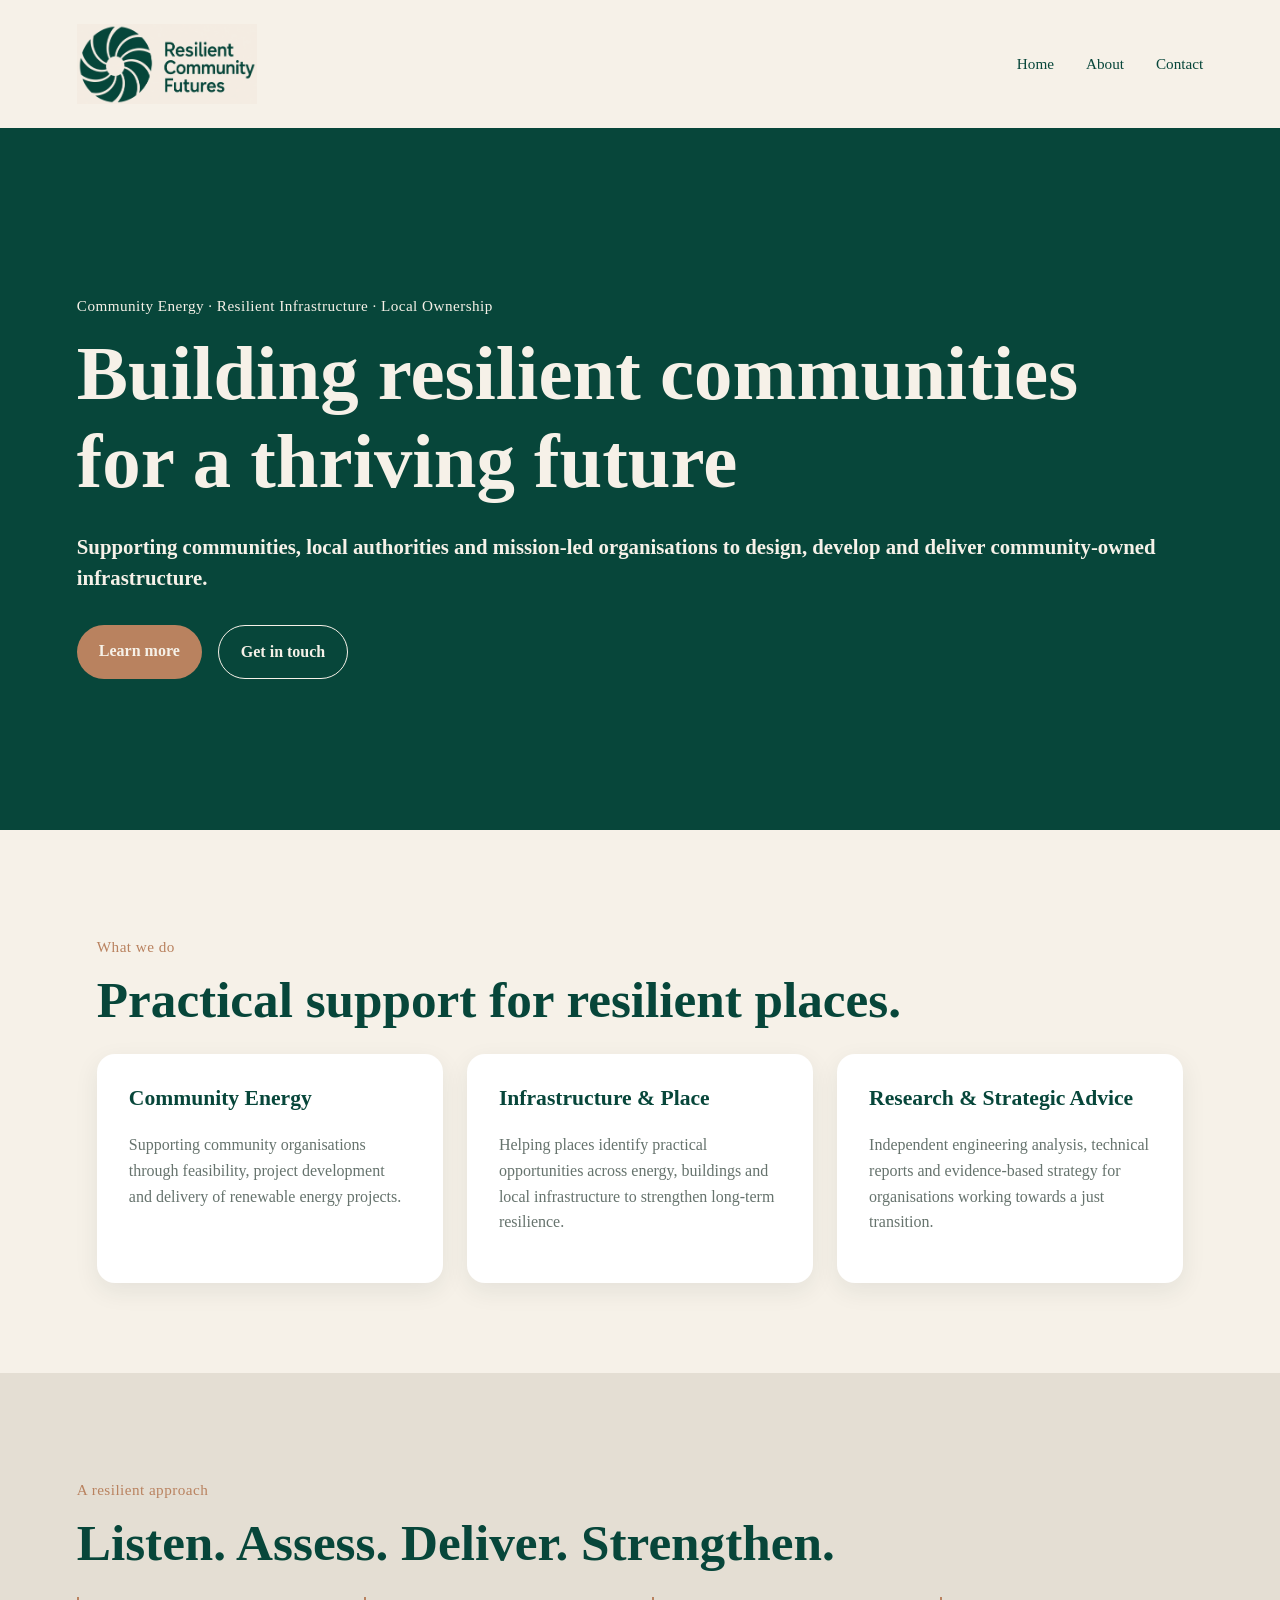
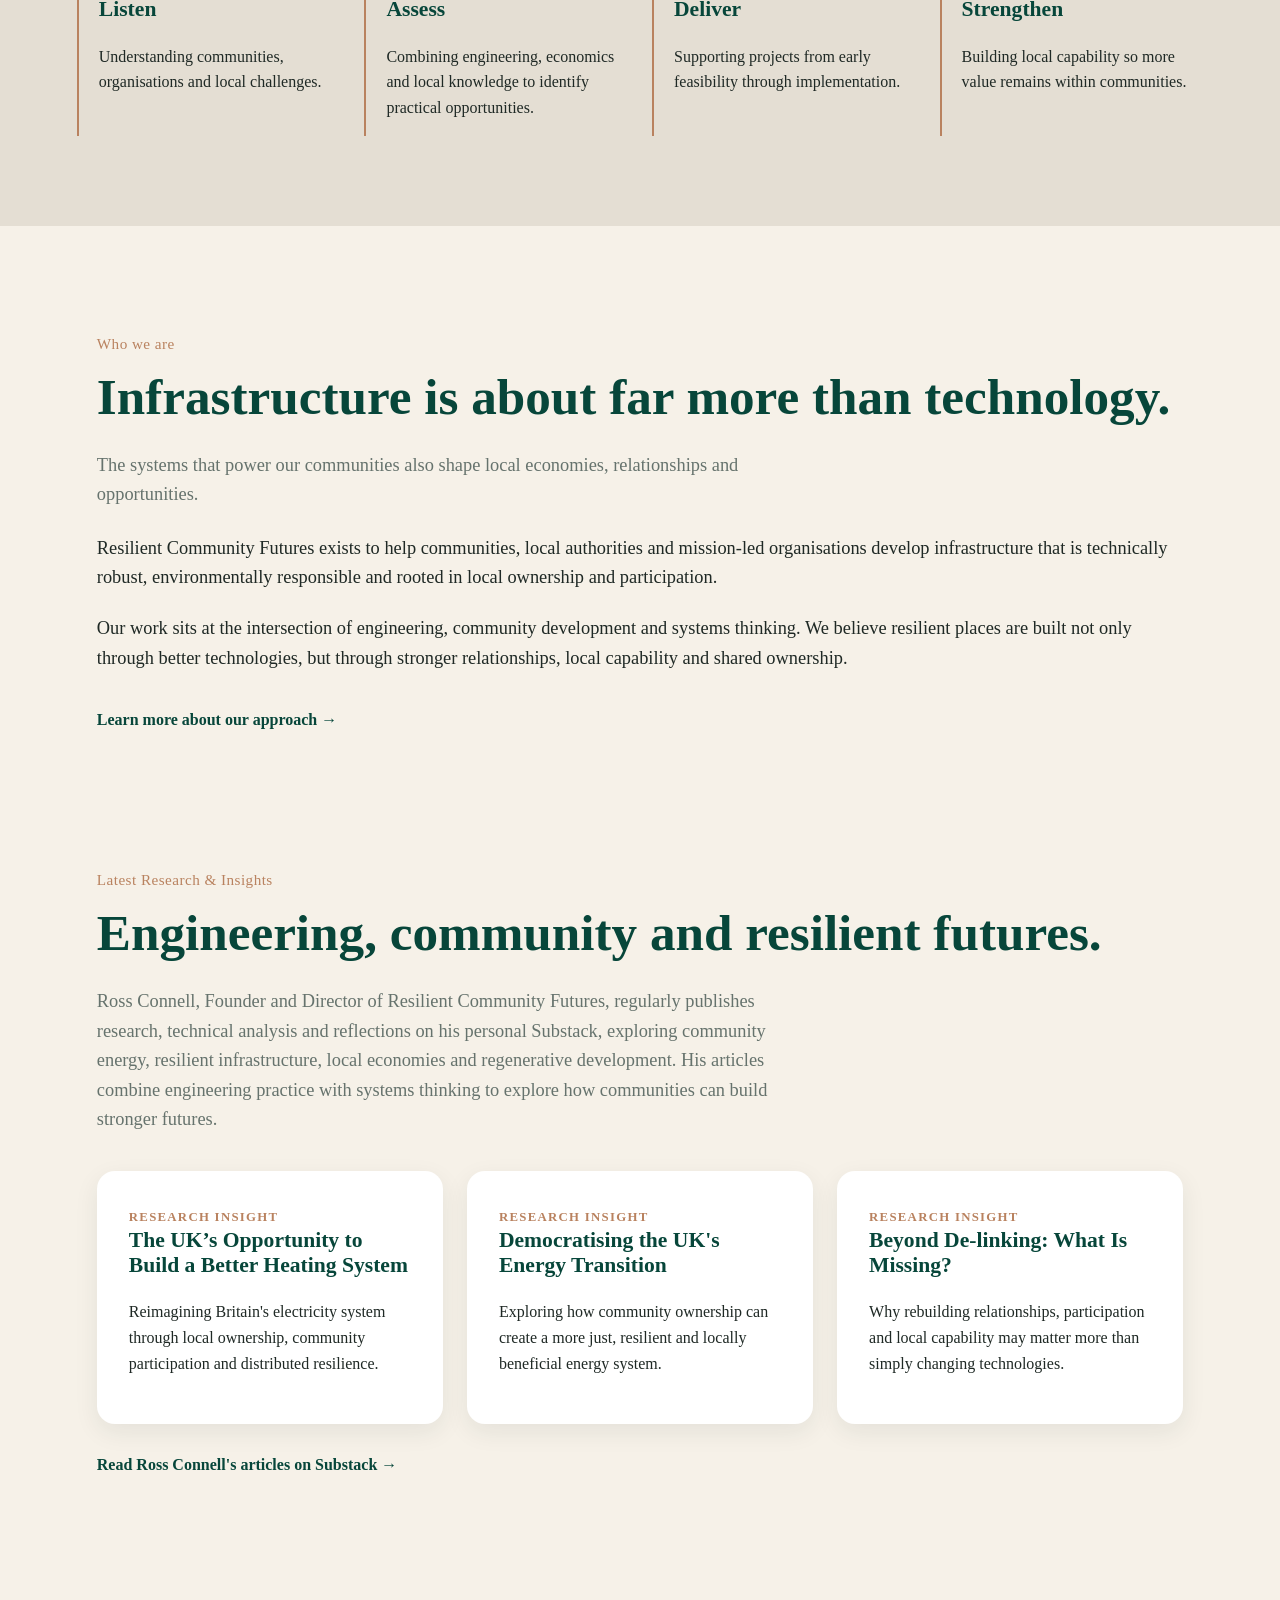
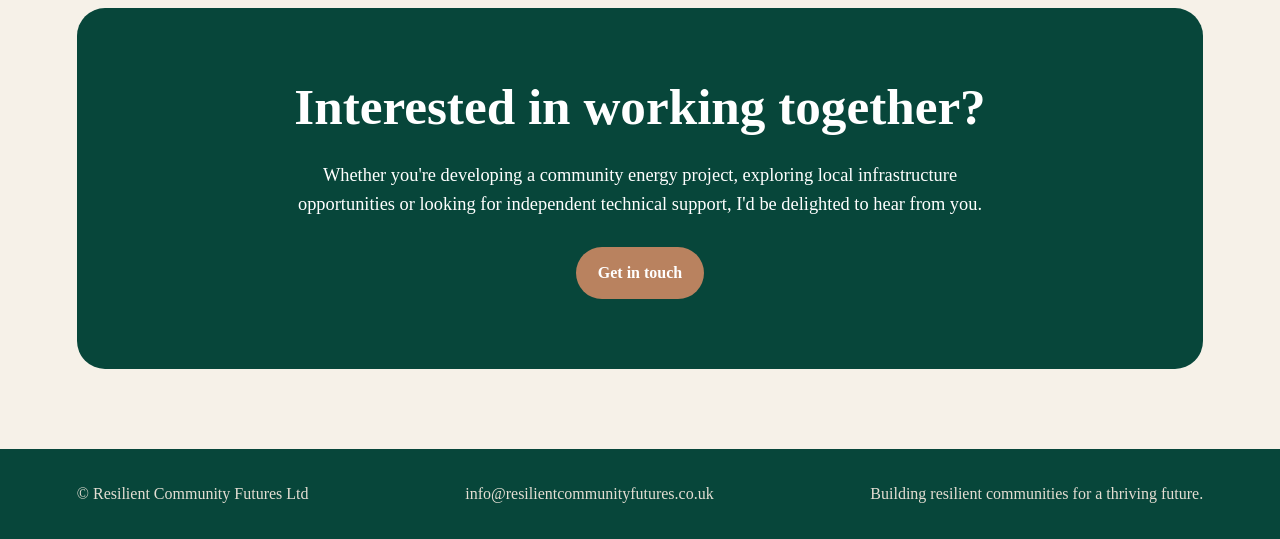
<file: index.html>
<!DOCTYPE html>
<html lang="en">
<head>
  <meta charset="UTF-8" />
  <meta name="viewport" content="width=device-width, initial-scale=1.0" />
  <title>Resilient Community Futures Ltd</title>
  <meta name="description" content="Supporting communities, local authorities and mission-led organisations to design, develop and deliver community-owned infrastructure." />
  <link rel="stylesheet" href="css/style.css" />
</head>

<body>
  <header class="site-header">
    <a href="index.html" class="logo" aria-label="Resilient Community Futures home">
      <img
        src="images/rcf-logo-green.png"
        alt="Resilient Community Futures"
      />
    </a>

    <nav class="site-nav">
      <a href="index.html">Home</a>
      <a href="about.html">About</a>
      <a href="contact.html">Contact</a>
    </nav>
  </header>

  <main>
    <section class="hero">
      <div class="hero-content">
        <p class="eyebrow">Community Energy · Resilient Infrastructure · Local Ownership</p>
        <h1>Building resilient communities for a thriving future</h1>
        <p class="hero-text">
          Supporting communities, local authorities and mission-led organisations to design,
          develop and deliver community-owned infrastructure.
        </p>
        <div class="hero-buttons">
          <a href="about.html" class="button primary">Learn more</a>
          <a href="contact.html" class="button secondary">Get in touch</a>
        </div>
      </div>
    </section>

    <section class="section">
      <p class="eyebrow">What we do</p>
      <h2>Practical support for resilient places.</h2>

      <div class="card-grid">
        <article class="card">
          <h3>Community Energy</h3>
          <p>Supporting community organisations through feasibility, project development and delivery of renewable energy projects.</p>
        </article>

        <article class="card">
          <h3>Infrastructure & Place</h3>
          <p>Helping places identify practical opportunities across energy, buildings and local infrastructure to strengthen long-term resilience.</p>
        </article>

        <article class="card">
          <h3>Research & Strategic Advice</h3>
          <p>Independent engineering analysis, technical reports and evidence-based strategy for organisations working towards a just transition.</p>
        </article>
      </div>
    </section>

    <section class="section muted">
      <p class="eyebrow">A resilient approach</p>
      <h2>Listen. Assess. Deliver. Strengthen.</h2>

      <div class="steps">
        <div>
          <h3>Listen</h3>
          <p>Understanding communities, organisations and local challenges.</p>
        </div>
        <div>
          <h3>Assess</h3>
          <p>Combining engineering, economics and local knowledge to identify practical opportunities.</p>
        </div>
        <div>
          <h3>Deliver</h3>
          <p>Supporting projects from early feasibility through implementation.</p>
        </div>
        <div>
          <h3>Strengthen</h3>
          <p>Building local capability so more value remains within communities.</p>
        </div>
      </div>
    </section>

    <section class="section about-preview">
      <p class="eyebrow">Who we are</p>
    
      <h2>Infrastructure is about far more than technology.</h2>
    
      <p class="section-intro">
        The systems that power our communities also shape local economies,
        relationships and opportunities.
      </p>
    
      <p>
        Resilient Community Futures exists to help communities, local authorities
        and mission-led organisations develop infrastructure that is technically
        robust, environmentally responsible and rooted in local ownership and
        participation.
      </p>
    
      <p>
        Our work sits at the intersection of engineering, community development and
        systems thinking. We believe resilient places are built not only through
        better technologies, but through stronger relationships, local capability
        and shared ownership.
      </p>
    
      <a href="about.html" class="text-link">
        Learn more about our approach →
      </a>

    </section>

    <section class="section">
      <p class="eyebrow">Latest Research & Insights</p>
    
      <h2>Engineering, community and resilient futures.</h2>
    
      <p class="section-intro">
        Ross Connell, Founder and Director of Resilient Community Futures, regularly publishes research, technical analysis 
        and reflections on his personal Substack, exploring community energy, resilient infrastructure, local economies and 
        regenerative development. His articles combine engineering practice with systems thinking to explore how communities 
        can build stronger futures.
      </p>
    
      <div class="insight-list">
    
        <a href="https://open.substack.com/pub/rossconnell12/p/the-uks-opportunity-to-build-a-better?r=1ueza5&utm_campaign=post-expanded-share&utm_medium=post%20viewer"
           class="insight-card"
           target="_blank"
           rel="noopener noreferrer">
    
          <span>Research Insight</span>
    
          <h3>The UK’s Opportunity to Build a Better Heating System</h3>
    
          <p>
            Reimagining Britain's electricity system through local ownership,
            community participation and distributed resilience.
          </p>
    
        </a>
    
        <a href="https://open.substack.com/pub/rossconnell12/p/democratising-the-uks-energy-transition?r=1ueza5&utm_campaign=post-expanded-share&utm_medium=post%20viewer"
           class="insight-card"
           target="_blank"
           rel="noopener noreferrer">
    
          <span>Research Insight</span>
    
          <h3>Democratising the UK's Energy Transition</h3>
    
          <p>
            Exploring how community ownership can create a more just,
            resilient and locally beneficial energy system.
          </p>
    
        </a>
    
        <a href="https://open.substack.com/pub/rossconnell12/p/beyond-de-linking-what-is-missing?r=1ueza5&utm_campaign=post-expanded-share&utm_medium=post%20viewer"
           class="insight-card"
           target="_blank"
           rel="noopener noreferrer">
    
          <span>Research Insight</span>
    
          <h3>Beyond De-linking: What Is Missing?</h3>
    
          <p>
            Why rebuilding relationships, participation and local capability
            may matter more than simply changing technologies.
          </p>
    
        </a>
    
      </div>
    
      <a href="https://rossconnell12.substack.com/"
         class="text-link"
         target="_blank"
         rel="noopener noreferrer">
         Read Ross Connell's articles on Substack →
      </a>

  </section>

    <section class="cta">
      <h2>Interested in working together?</h2>
      <p>
        Whether you're developing a community energy project, exploring local infrastructure opportunities
        or looking for independent technical support, I'd be delighted to hear from you.
      </p>
      <a href="contact.html" class="button primary">Get in touch</a>
    </section>
  </main>

  <footer class="site-footer">
    <p>© Resilient Community Futures Ltd</p>
    
    <p>
      <a href="mailto:info@resilientcommunityfutures.co.uk">
        info@resilientcommunityfutures.co.uk
      </a>
    </p>

    <p>Building resilient communities for a thriving future.</p>
  </footer>
</body>
</html>
</file>
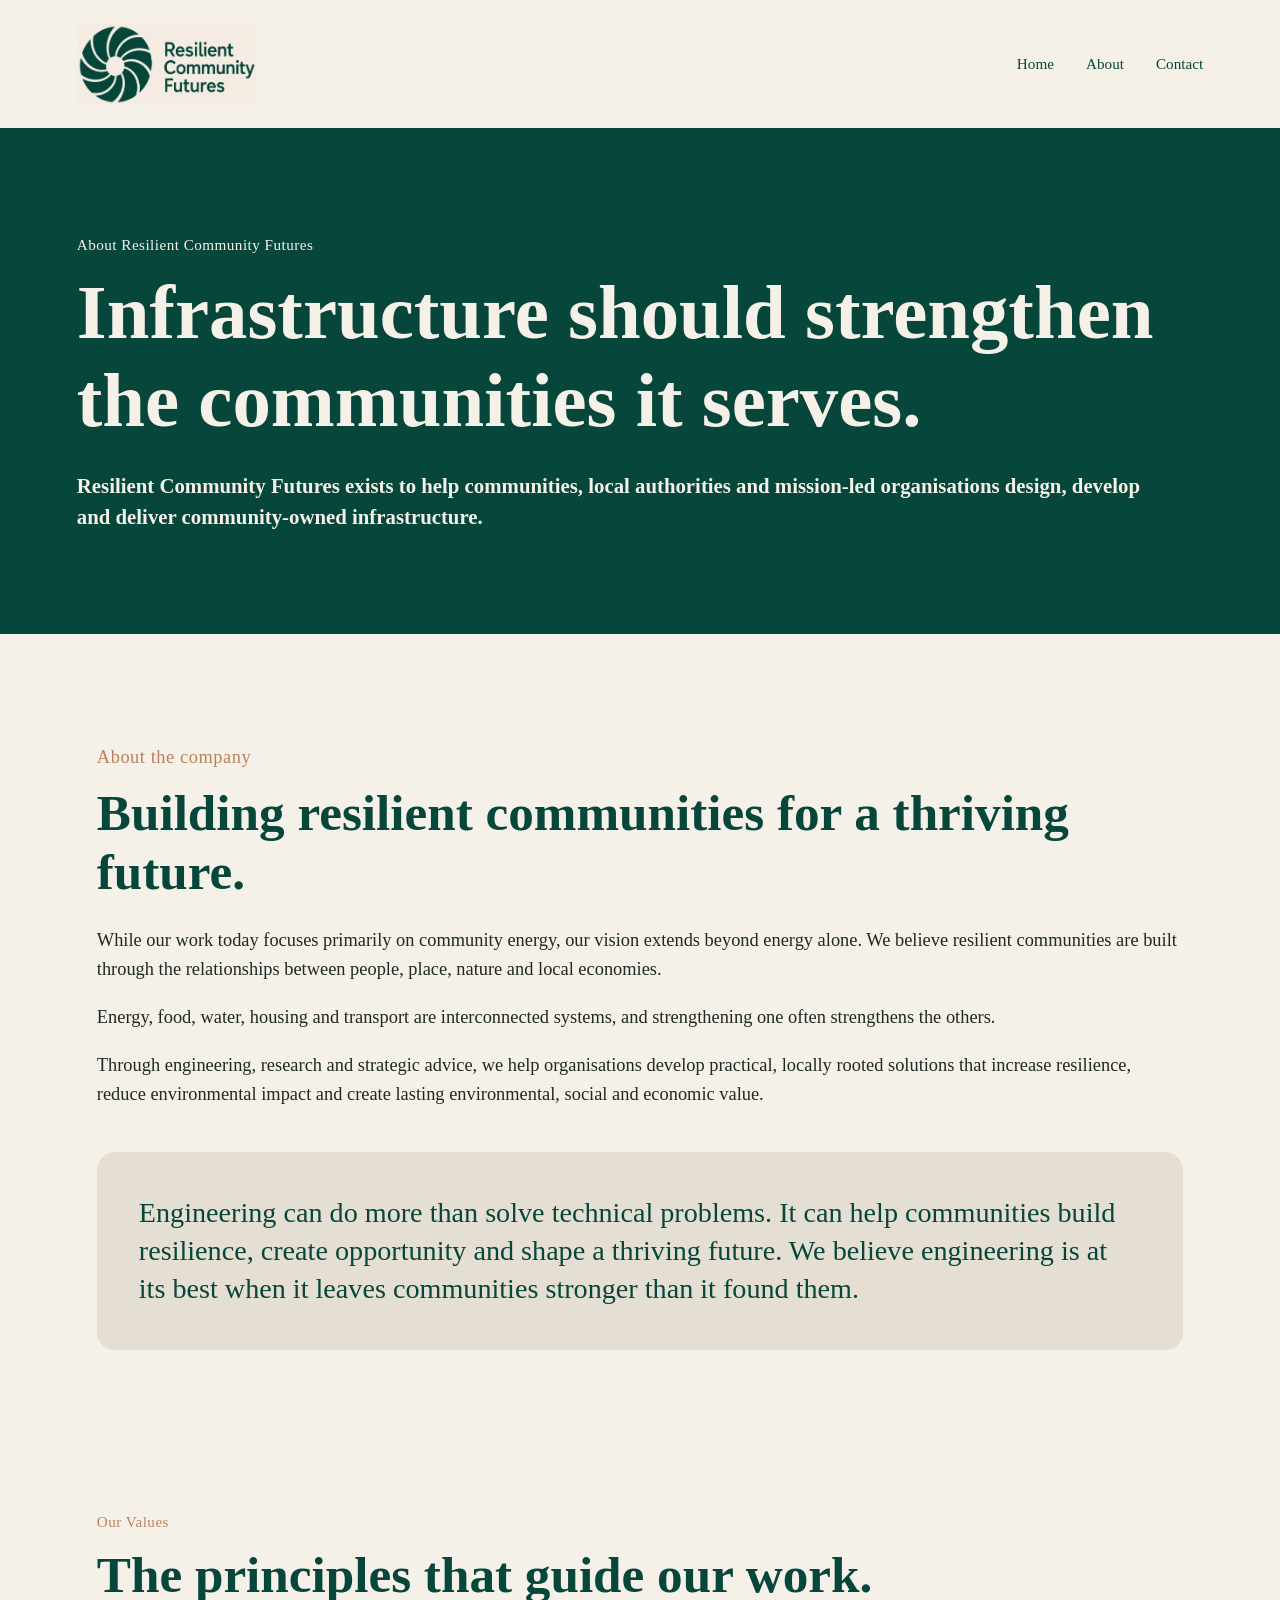
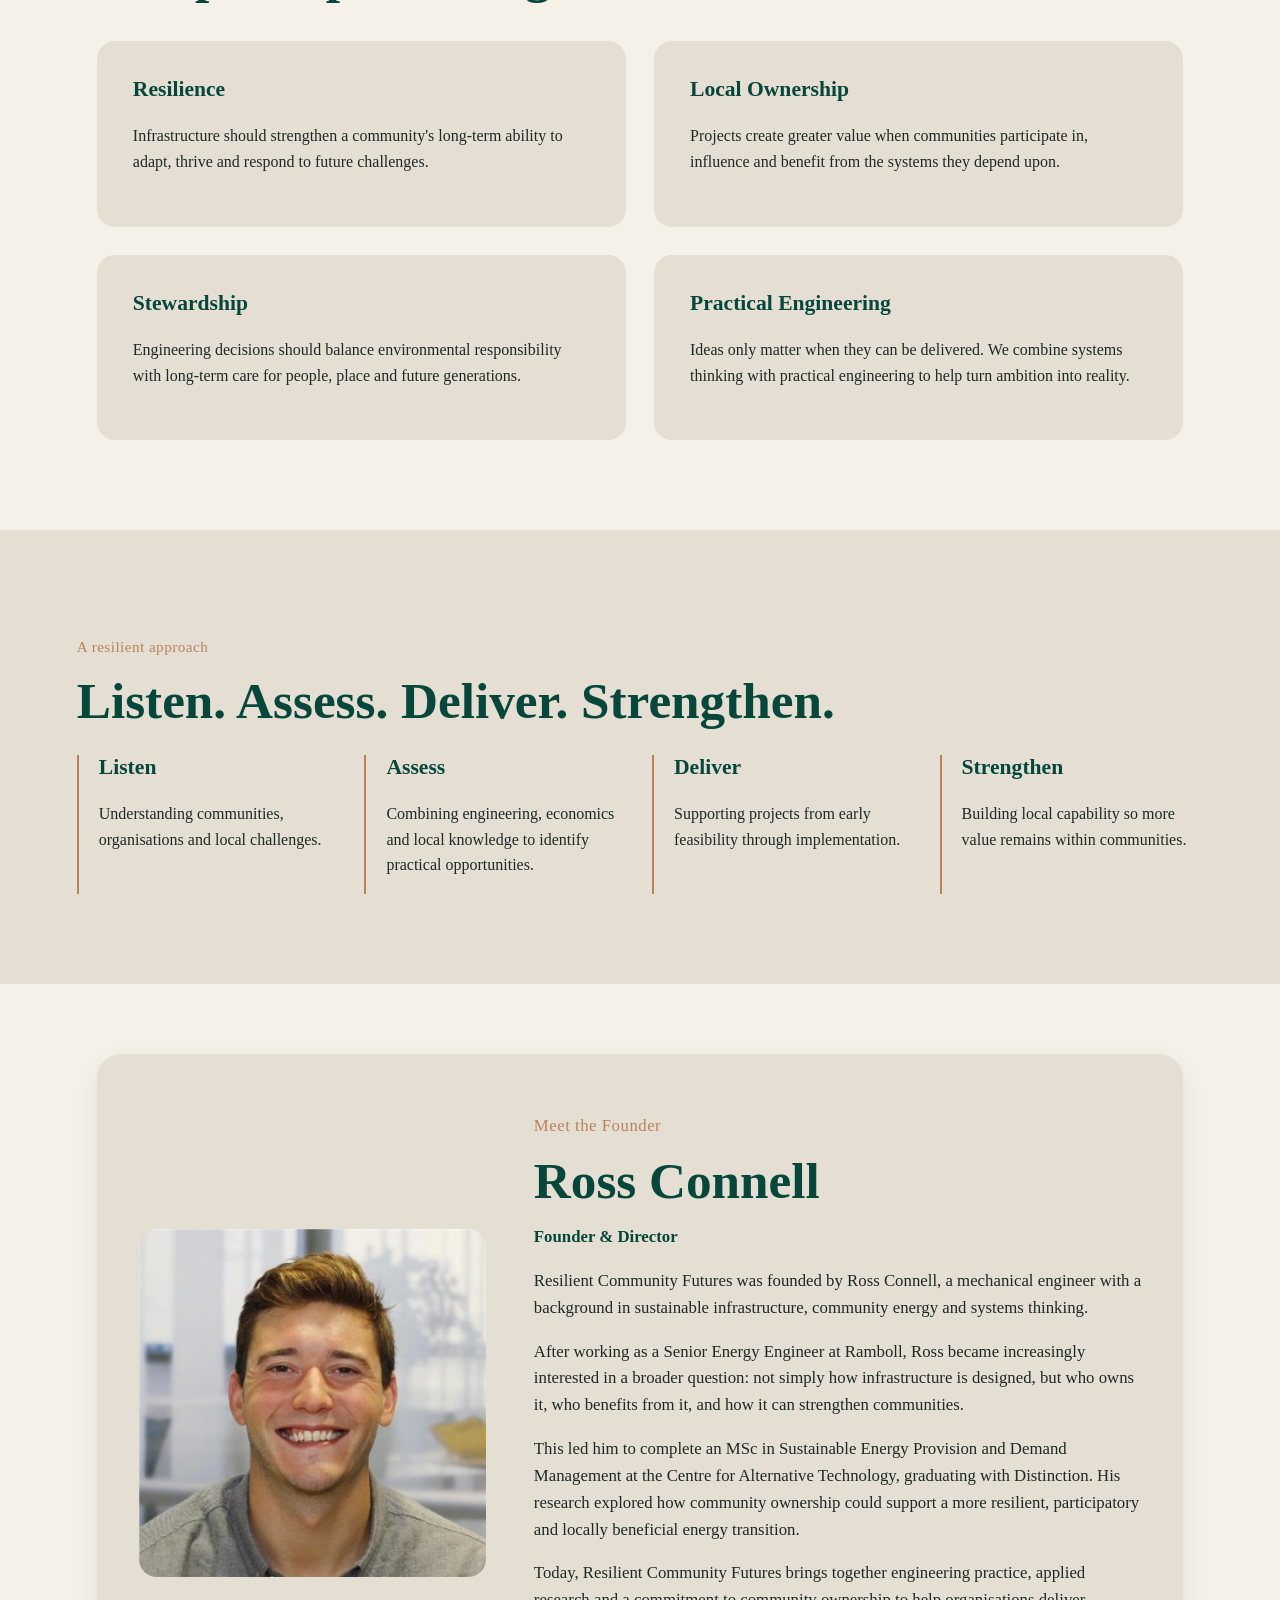
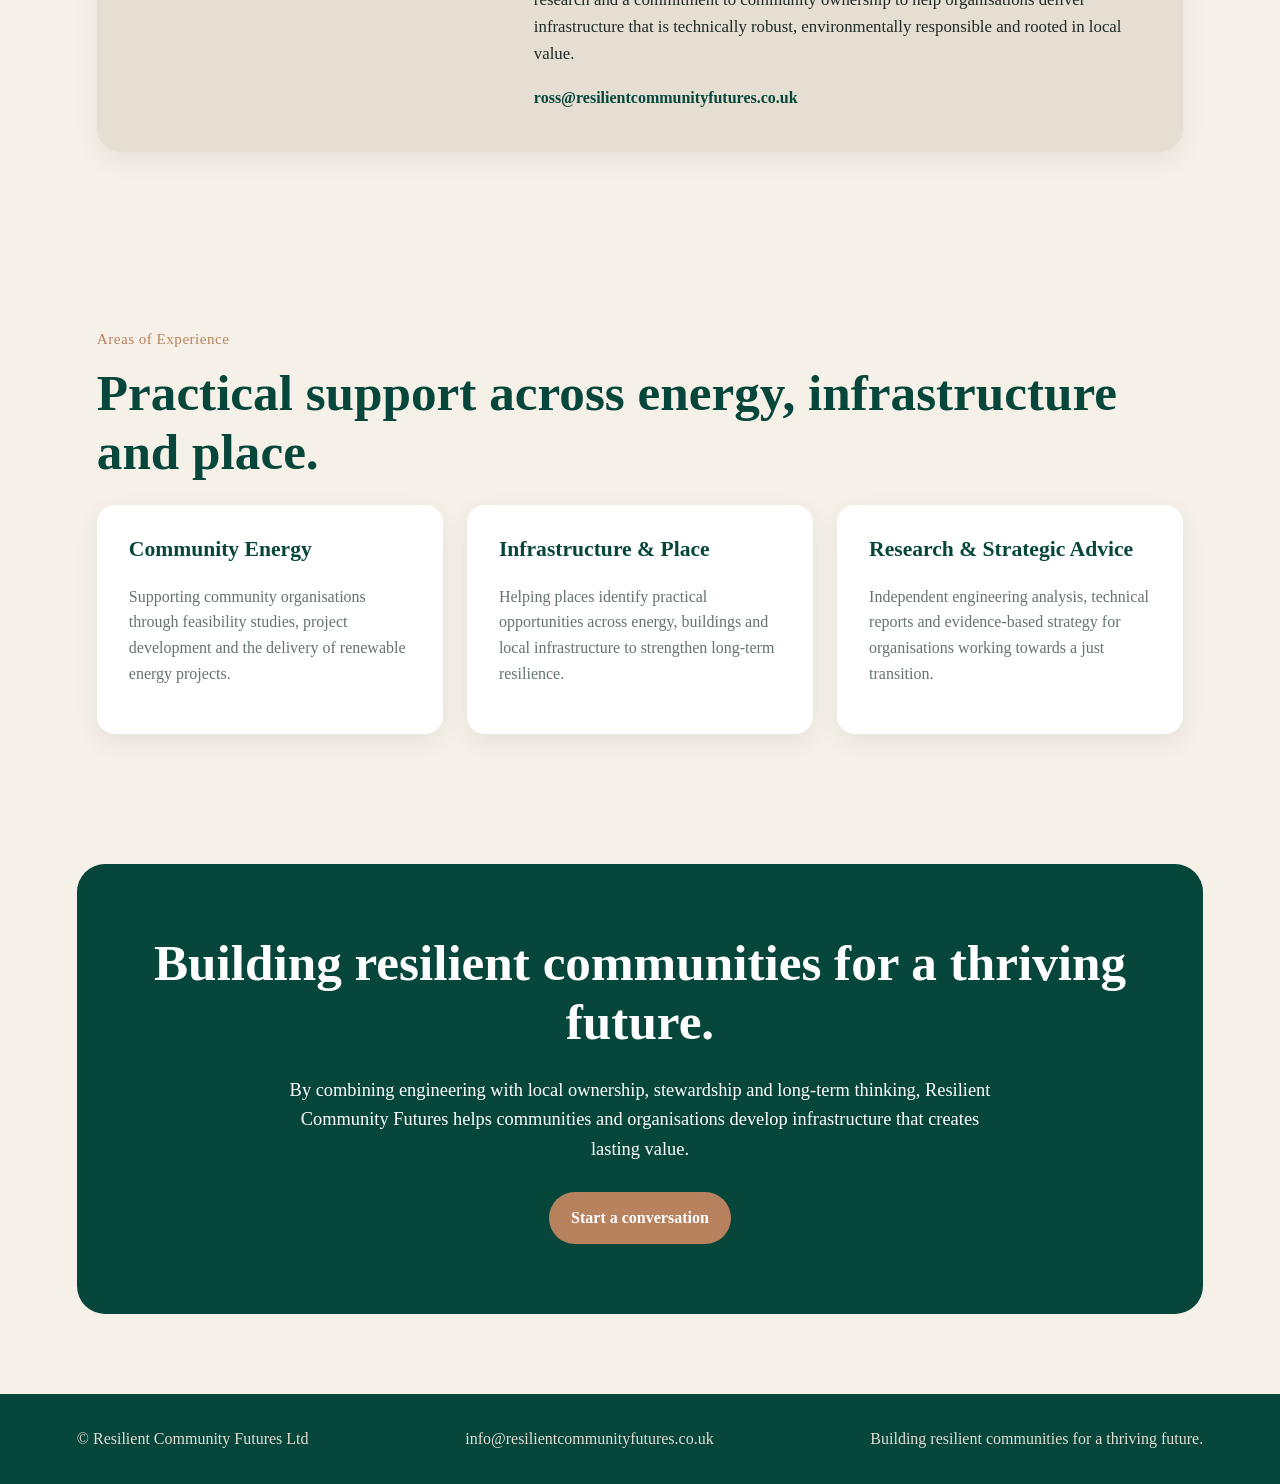
<file: about.html>
<!DOCTYPE html>
<html lang="en">
<head>
  <meta charset="UTF-8" />
  <meta name="viewport" content="width=device-width, initial-scale=1.0" />

  <title>About | Resilient Community Futures Ltd</title>

  <meta name="description" content="About Resilient Community Futures Ltd: a practice supporting community energy, resilient infrastructure, local ownership and strategic advice." />

  <link rel="stylesheet" href="css/style.css" />
</head>

<body class="about-page">
  <header class="site-header">
    <a href="index.html" class="logo" aria-label="Resilient Community Futures home">
      <img
        src="images/rcf-logo-green.png"
        alt="Resilient Community Futures"
      />
    </a>

    <nav class="site-nav">
      <a href="index.html">Home</a>
      <a href="about.html">About</a>
      <a href="contact.html">Contact</a>
    </nav>
  </header>

  <main>
    <section class="page-hero">
      <p class="eyebrow">About Resilient Community Futures</p>

      <h1>Infrastructure should strengthen the communities it serves.</h1>

      <p class="hero-text">
        Resilient Community Futures exists to help communities, local authorities
        and mission-led organisations design, develop and deliver community-owned
        infrastructure.
      </p>
    </section>

    <section class="section about-section">
      <p class="eyebrow">About the company</p>
    
      <h2>Building resilient communities for a thriving future.</h2>
    
      <div class="about-copy">
        <p>
          While our work today focuses primarily on community energy, our vision
          extends beyond energy alone. We believe resilient communities are built
          through the relationships between people, place, nature and local
          economies.
        </p>
    
        <p>
          Energy, food, water, housing and transport are interconnected systems,
          and strengthening one often strengthens the others.
        </p>
    
        <p>
          Through engineering, research and strategic advice, we help organisations
          develop practical, locally rooted solutions that increase resilience,
          reduce environmental impact and create lasting environmental, social and
          economic value.
        </p>
      </div>
    
      <div class="manifesto-card">
        <p>
          Engineering can do more than solve technical problems. It can help
          communities build resilience, create opportunity and shape a thriving
          future. We believe engineering is at its best when it leaves communities
          stronger than it found them.
        </p>
      </div>
    </section>

    <section class="section">
      <p class="eyebrow">Our Values</p>

      <h2>The principles that guide our work.</h2>

      <div class="value-grid">
        <article class="value-card">
          <h3>Resilience</h3>
          <p>
            Infrastructure should strengthen a community's long-term ability to
            adapt, thrive and respond to future challenges.
          </p>
        </article>

        <article class="value-card">
          <h3>Local Ownership</h3>
          <p>
            Projects create greater value when communities participate in,
            influence and benefit from the systems they depend upon.
          </p>
        </article>

        <article class="value-card">
          <h3>Stewardship</h3>
          <p>
            Engineering decisions should balance environmental responsibility
            with long-term care for people, place and future generations.
          </p>
        </article>

        <article class="value-card">
          <h3>Practical Engineering</h3>
          <p>
            Ideas only matter when they can be delivered. We combine systems
            thinking with practical engineering to help turn ambition into reality.
          </p>
        </article>
      </div>
    </section>

    <section class="section muted">
      <p class="eyebrow">A resilient approach</p>

      <h2>Listen. Assess. Deliver. Strengthen.</h2>

      <div class="steps">
        <div>
          <h3>Listen</h3>
          <p>Understanding communities, organisations and local challenges.</p>
        </div>

        <div>
          <h3>Assess</h3>
          <p>Combining engineering, economics and local knowledge to identify practical opportunities.</p>
        </div>

        <div>
          <h3>Deliver</h3>
          <p>Supporting projects from early feasibility through implementation.</p>
        </div>

        <div>
          <h3>Strengthen</h3>
          <p>Building local capability so more value remains within communities.</p>
        </div>
      </div>
    </section>

    <section class="section founder-section">
      <div class="founder-card">
        <div class="founder-image">
          <img src="images/ross-connell.jpg" alt="Ross Connell, Founder and Director of Resilient Community Futures Ltd" />
        </div>

        <div class="founder-copy">
          <p class="eyebrow">Meet the Founder</p>

          <h2>Ross Connell</h2>

          <p class="founder-role">Founder & Director</p>

          <p>
            Resilient Community Futures was founded by Ross Connell, a mechanical
            engineer with a background in sustainable infrastructure, community
            energy and systems thinking.
          </p>

          <p>
            After working as a Senior Energy Engineer at Ramboll, Ross became
            increasingly interested in a broader question: not simply how
            infrastructure is designed, but who owns it, who benefits from it,
            and how it can strengthen communities.
          </p>

          <p>
            This led him to complete an MSc in Sustainable Energy Provision and
            Demand Management at the Centre for Alternative Technology,
            graduating with Distinction. His research explored how community
            ownership could support a more resilient, participatory and locally
            beneficial energy transition.
          </p>

          <p>
            Today, Resilient Community Futures brings together engineering
            practice, applied research and a commitment to community ownership
            to help organisations deliver infrastructure that is technically
            robust, environmentally responsible and rooted in local value.
          </p>

          <a href="mailto:info@resilientcommunityfutures.co.uk" class="text-link">
            ross@resilientcommunityfutures.co.uk
          </a>
        </div>
      </div>
    </section>

    <section class="section">
      <p class="eyebrow">Areas of Experience</p>

      <h2>Practical support across energy, infrastructure and place.</h2>

      <div class="card-grid">
        <article class="card">
          <h3>Community Energy</h3>
          <p>
            Supporting community organisations through feasibility studies,
            project development and the delivery of renewable energy projects.
          </p>
        </article>

        <article class="card">
          <h3>Infrastructure & Place</h3>
          <p>
            Helping places identify practical opportunities across energy,
            buildings and local infrastructure to strengthen long-term resilience.
          </p>
        </article>

        <article class="card">
          <h3>Research & Strategic Advice</h3>
          <p>
            Independent engineering analysis, technical reports and evidence-based
            strategy for organisations working towards a just transition.
          </p>
        </article>
      </div>
    </section>

    <section class="cta">
      <h2>Building resilient communities for a thriving future.</h2>

      <p>
        By combining engineering with local ownership, stewardship and long-term
        thinking, Resilient Community Futures helps communities and organisations
        develop infrastructure that creates lasting value.
      </p>

      <a href="contact.html" class="button primary">Start a conversation</a>
    </section>
  </main>

  <footer class="site-footer">
    <p>© Resilient Community Futures Ltd</p>

    <p>
      <a href="mailto:info@resilientcommunityfutures.co.uk">
        info@resilientcommunityfutures.co.uk
      </a>
    </p>

    <p>Building resilient communities for a thriving future.</p>
  </footer>
</body>
</html>
</file>
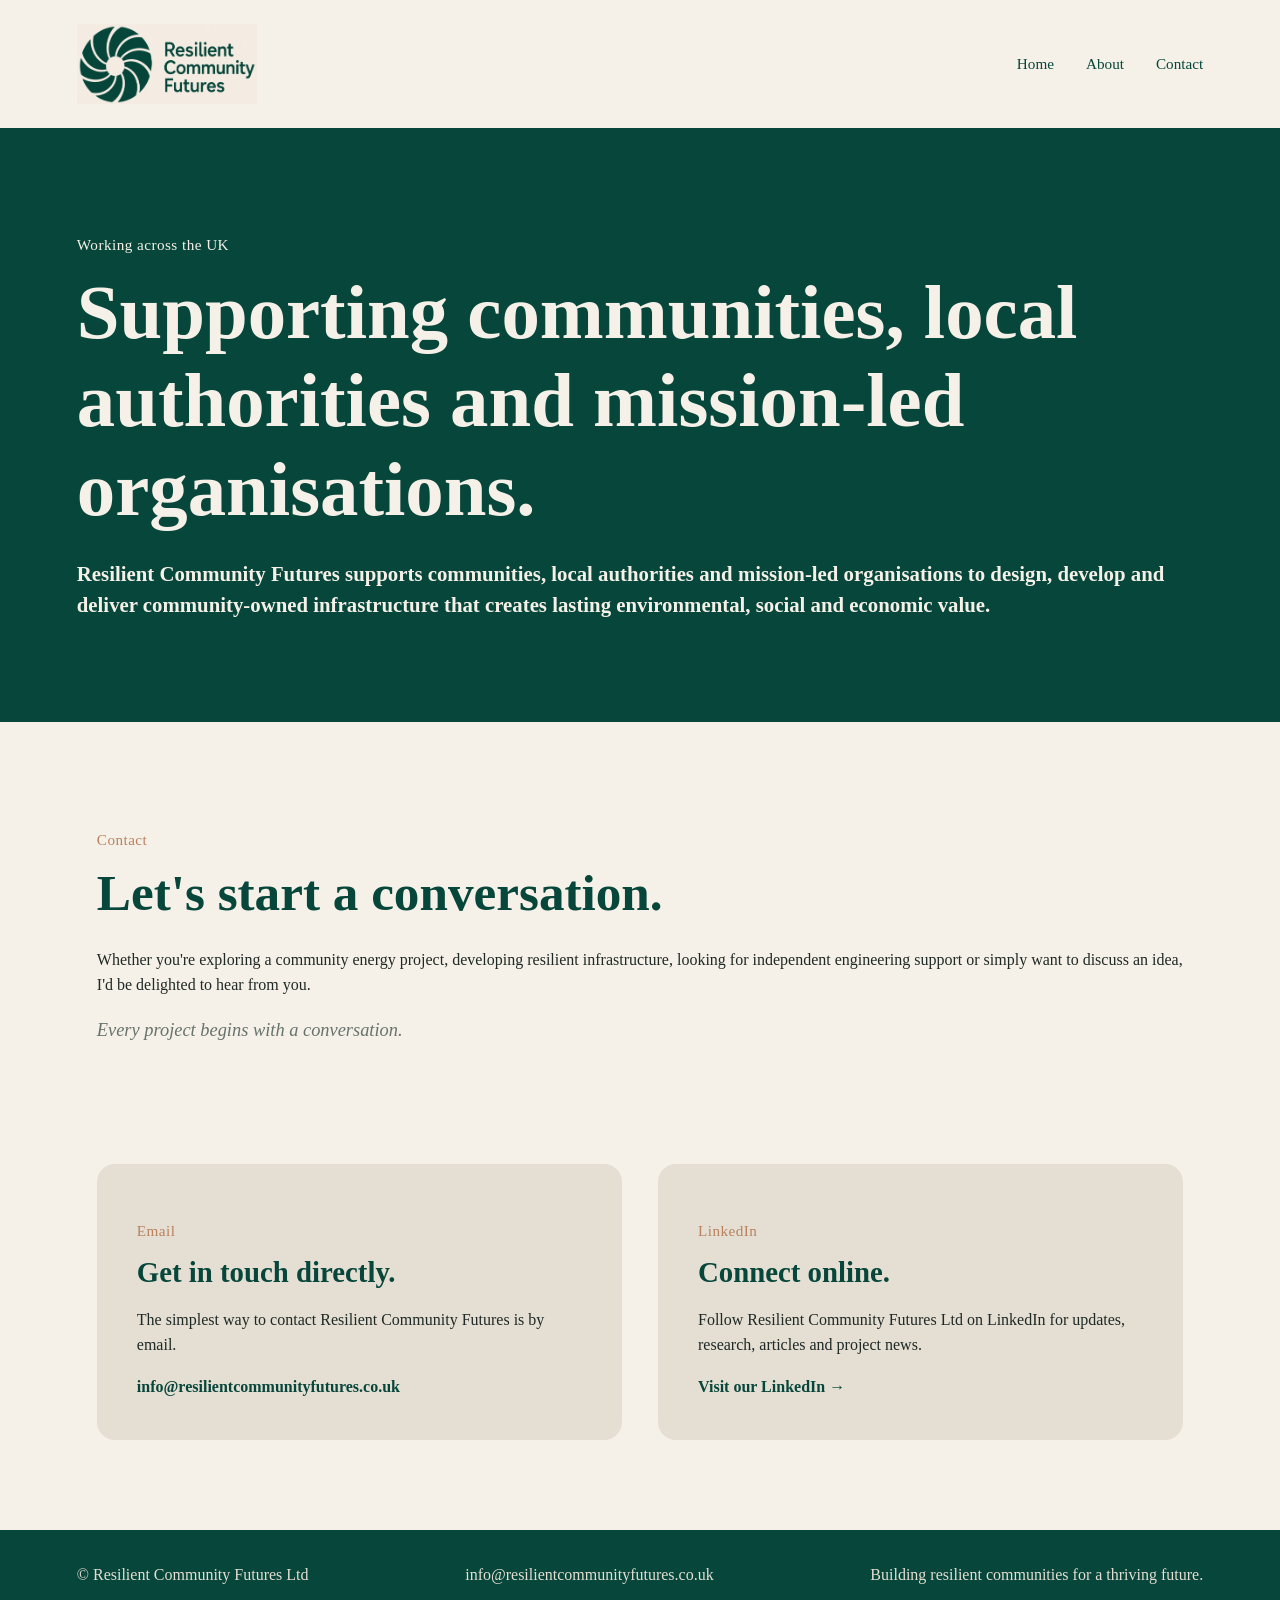
<file: contact.html>
<!DOCTYPE html>
<html lang="en">
<head>
  <meta charset="UTF-8" />
  <meta name="viewport" content="width=device-width, initial-scale=1.0" />

  <title>Contact | Resilient Community Futures Ltd</title>

  <meta name="description" content="Get in touch with Resilient Community Futures Ltd to discuss community energy, resilient infrastructure, research or strategic advice." />

  <link rel="stylesheet" href="css/style.css" />
</head>

<body class="contact-page">
  <header class="site-header">
    <a href="index.html" class="logo" aria-label="Resilient Community Futures home">
      <img
        src="images/rcf-logo-green.png"
        alt="Resilient Community Futures"
      />
    </a>

    <nav class="site-nav">
      <a href="index.html">Home</a>
      <a href="about.html">About</a>
      <a href="contact.html">Contact</a>
    </nav>
  </header>

  <main>
    <section class="page-hero">
      <p class="eyebrow">Working across the UK</p>

      <h1>Supporting communities, local authorities and mission-led organisations.</h1>

      <p class="hero-text">
        Resilient Community Futures supports communities, local authorities and mission-led
        organisations to design, develop and deliver community-owned infrastructure that
        creates lasting environmental, social and economic value.
      </p>
    </section>

    <section class="section">
      <p class="eyebrow">Contact</p>

      <h2>Let's start a conversation.</h2>

      <p>
        Whether you're exploring a community energy project, developing resilient
        infrastructure, looking for independent engineering support or simply
        want to discuss an idea, I'd be delighted to hear from you.
      </p>

      <p class="section-intro">
        <em>Every project begins with a conversation.</em>
      </p>
    </section>

    <section class="section contact-grid">
      <div class="contact-card">
        <p class="eyebrow">Email</p>

        <h2>Get in touch directly.</h2>

        <p>
          The simplest way to contact Resilient Community Futures is by email.
        </p>

        <p>
          <a href="mailto:info@resilientcommunityfutures.co.uk" class="text-link">
            info@resilientcommunityfutures.co.uk
          </a>
        </p>
      </div>

      <div class="contact-card">
        <p class="eyebrow">LinkedIn</p>

        <h2>Connect online.</h2>

        <p>
          Follow Resilient Community Futures Ltd on LinkedIn for updates,
          research, articles and project news.
        </p>

        <p>
          <a
            href="https://www.linkedin.com/company/resilient-community-futures-ltd"
            class="text-link"
            target="_blank"
            rel="noopener noreferrer">
            Visit our LinkedIn →
          </a>
        </p>
      </div>
    </section>
  </main>

  <footer class="site-footer">
    <p>© Resilient Community Futures Ltd</p>

    <p>
      <a href="mailto:info@resilientcommunityfutures.co.uk">
        info@resilientcommunityfutures.co.uk
      </a>
    </p>

    <p>Building resilient communities for a thriving future.</p>
  </footer>
</body>
</html>
</file>
<file: css/style.css>
:root {
  --green-dark: #07463a;
  --green: #2f5d50;
  --earth: #b9825f;
  --cream: #f6f1e8;
  --stone: #e4ded3;
  --text: #1f2925;
  --muted: #66736d;
  --white: #ffffff;
}

* {
  box-sizing: border-box;
}

body {
  margin: 0;
  font-family: Georgia, "Times New Roman", serif;
  color: var(--text);
  background: var(--cream);
  line-height: 1.6;
}

.site-header {
  display: flex;
  justify-content: space-between;
  align-items: center;
  padding: 24px 6vw;
  background: var(--cream);
}

.logo {
  display: block;
  flex-shrink: 0;
  text-decoration: none;
  line-height: 0;
}

.site-header .logo img {
  display: block;
  width: 180px;
  max-width: 180px;
  height: auto;
}

.site-nav a {
  margin-left: 28px;
  text-decoration: none;
  color: var(--green-dark);
  font-size: 0.95rem;
}

/* HERO SECTIONS */

.hero,
.page-hero {
  background: var(--green-dark);
  color: var(--cream);
}

.hero {
  min-height: 78vh;
  display: flex;
  align-items: center;
  padding: 8vw 6vw;
}

.page-hero {
  max-width: none;
  margin: 0;
  padding: 90px 6vw 70px;
}

.hero-content,
.page-hero > .eyebrow,
.page-hero > h1,
.page-hero > .hero-text {
  max-width: 1100px;
}

.hero .eyebrow,
.page-hero .eyebrow,
.hero h1,
.page-hero h1,
.hero .hero-text,
.page-hero .hero-text {
  color: var(--cream);
}

.hero-text {
  font-size: 1.3rem;
  font-weight: 700;
  line-height: 1.5;
  color: var(--stone);
  margin-bottom: 32px;
}

/* TYPOGRAPHY */

.eyebrow {
  letter-spacing: 0.03em;
  font-size: 0.95rem;
  font-weight: 400;
  color: var(--earth);
  margin-bottom: 12px;
}

h1,
h2,
h3 {
  line-height: 1.15;
  margin-top: 0;
}

h1 {
  font-size: clamp(2.4rem, 6vw, 4.8rem);
  margin-bottom: 24px;
}

h2 {
  font-size: clamp(2rem, 4vw, 3.4rem);
  color: var(--green-dark);
  margin-bottom: 24px;
}

h3 {
  font-size: 1.35rem;
  color: var(--green-dark);
}

/* BUTTONS */

.hero-buttons {
  display: flex;
  gap: 16px;
  flex-wrap: wrap;
}

.button {
  display: inline-block;
  padding: 13px 22px;
  border-radius: 999px;
  text-decoration: none;
  font-weight: 700;
}

.button.primary {
  background: var(--earth);
  color: var(--white);
}

.button.secondary {
  border: 1px solid var(--white);
  color: var(--white);
}

/* Cream button details within heroes */

.hero .button.primary {
  color: var(--cream);
}

.hero .button.secondary {
  border-color: var(--cream);
  color: var(--cream);
}

/* SECTIONS */

.section {
  padding: 90px 6vw;
  max-width: 1240px;
  margin: 0 auto;
}

.section-intro {
  max-width: 720px;
  font-size: 1.15rem;
  color: var(--muted);
}

.muted {
  background: var(--stone);
  max-width: none;
}

.muted > .eyebrow,
.muted > h2,
.muted > .steps {
  max-width: 1240px;
  margin-left: auto;
  margin-right: auto;
}

/* GRIDS AND CARDS */

.card-grid,
.steps,
.insight-list {
  display: grid;
  gap: 24px;
}

.card-grid {
  grid-template-columns: repeat(3, 1fr);
}

.card,
.insight-card {
  background: var(--white);
  padding: 32px;
  border-radius: 18px;
  box-shadow: 0 8px 24px rgba(24, 53, 47, 0.08);
}

.card p {
  color: var(--muted);
}

.steps {
  grid-template-columns: repeat(4, 1fr);
  max-width: 1240px;
  margin: 0 auto;
}

.steps div {
  border-left: 2px solid var(--earth);
  padding-left: 20px;
}

/* HOME ABOUT PREVIEW */

.about-preview {
  padding-bottom: 30px;
}

.about-preview .section-intro {
  margin-bottom: 24px;
}

.about-preview p:not(.eyebrow):not(.section-intro) {
  font-size: 1.15rem;
  color: var(--text);
  margin-bottom: 22px;
}

.about-preview .text-link {
  display: inline-block;
  margin-top: 12px;
}

/* INSIGHTS */

.insight-list {
  grid-template-columns: repeat(3, 1fr);
  margin: 36px 0 28px;
}

.insight-card {
  text-decoration: none;
  color: var(--text);
  transition: transform 0.2s ease, box-shadow 0.2s ease;
}

.insight-card:hover {
  transform: translateY(-4px);
  box-shadow: 0 12px 32px rgba(24, 53, 47, 0.14);
}

.insight-card span {
  color: var(--earth);
  font-size: 0.8rem;
  text-transform: uppercase;
  letter-spacing: 0.1em;
  font-weight: 700;
}

.text-link {
  color: var(--green-dark);
  font-weight: 700;
  text-decoration: none;
}

/* CTA */

.cta {
  margin: 40px 6vw 80px;
  padding: 70px;
  background: var(--green-dark);
  color: var(--white);
  border-radius: 28px;
  text-align: center;
}

.cta h2 {
  color: var(--white);
}

.cta p {
  max-width: 720px;
  margin: 0 auto 28px;
  font-size: 1.15rem;
}

/* FOOTER */

.site-footer {
  padding: 32px 6vw;
  background: var(--green-dark);
  color: var(--stone);
  display: flex;
  justify-content: space-between;
  gap: 20px;
  flex-wrap: wrap;
}

.site-footer p {
  margin: 0;
}

.site-footer a,
.site-footer a:visited,
.site-footer a:link,
.site-footer a:active {
  color: inherit;
  text-decoration: none;
}

.site-footer a:hover {
  color: inherit;
  text-decoration: underline;
}

/* CONTACT */

.contact-grid {
  display: grid;
  grid-template-columns: repeat(2, 1fr);
  gap: 36px;
  padding-top: 10px;
}

.contact-card {
  background: var(--stone);
  padding: 40px;
  border-radius: 18px;
}

.contact-card h2 {
  font-size: 1.8rem;
  margin-bottom: 18px;
}

.contact-card p:last-child {
  margin-bottom: 0;
}

/* ABOUT */

.about-section {
  max-width: 1240px;
}

.about-copy {
  max-width: 1240px;
}

.about-section p {
  font-size: 1.15rem;
}

.manifesto-card {
  margin-top: 42px;
  margin-bottom: -35px;
  background: var(--stone);
  padding: 42px;
  border-radius: 18px;
  max-width: 1240px;
}

.manifesto-card p {
  max-width: 980px;
  font-size: clamp(1.35rem, 2.2vw, 2rem);
  line-height: 1.35;
  color: var(--green-dark);
  margin: 0;
}

.value-grid {
  display: grid;
  grid-template-columns: repeat(2, 1fr);
  gap: 28px;
  margin-top: 36px;
}

.value-card {
  background: var(--stone);
  padding: 36px;
  border-radius: 18px;
}

.value-card p {
  color: var(--text);
}

.founder-section {
  padding-top: 70px;
  padding-bottom: 70px;
}

.founder-card {
  display: grid;
  grid-template-columns: 0.8fr 1.4fr;
  gap: 48px;
  align-items: center;
  background: var(--stone);
  padding: 42px;
  border-radius: 24px;
  box-shadow: 0 8px 24px rgba(24, 53, 47, 0.08);
}

.founder-image img {
  width: 100%;
  border-radius: 18px;
  display: block;
}

.founder-copy p {
  font-size: 1.05rem;
}

.founder-role {
  font-weight: 700;
  color: var(--green-dark);
  margin-top: -10px;
}

/* MOBILE */

@media (max-width: 850px) {
  body {
    overflow-x: hidden;
  }

  .site-header {
    align-items: flex-start;
    gap: 18px;
    flex-direction: column;
    padding: 22px 6vw;
  }
  
  .site-header .logo img {
    width: 160px;
    max-width: 160px;
  }

  .site-nav a {
    margin-left: 0;
    margin-right: 18px;
    display: inline-block;
    margin-bottom: 8px;
  }

  .hero {
    min-height: auto;
    padding: 56px 6vw;
  }

  .page-hero {
    padding: 56px 6vw;
  }

  h1 {
    font-size: clamp(2.6rem, 10vw, 3.4rem);
    line-height: 1.08;
  }

  h2 {
    font-size: clamp(2rem, 8vw, 2.7rem);
  }

  .hero-text {
    font-size: 1.08rem;
    line-height: 1.45;
  }

  .section {
    padding: 54px 6vw;
  }

  .card-grid,
  .steps,
  .insight-list,
  .contact-grid,
  .value-grid,
  .founder-card,
  .split {
    grid-template-columns: 1fr;
  }

  .card,
  .insight-card,
  .contact-card,
  .value-card {
    padding: 26px;
    width: 100%;
    max-width: 100%;
  }

  .contact-card,
  .founder-card,
  .value-card,
  .manifesto-card,
  .cta {
    overflow-wrap: anywhere;
  }

  .founder-section {
    padding-top: 44px;
    padding-bottom: 44px;
  }

  .founder-card {
    padding: 26px;
    gap: 26px;
  }

  .founder-image img {
    max-width: 220px;
    margin: 0 auto;
  }

  .founder-copy p {
    font-size: 1rem;
  }

  .manifesto-card {
    padding: 28px;
    margin-bottom: -16px;
  }

  .manifesto-card p {
    font-size: 1.25rem;
  }

  .cta {
    margin: 28px 6vw 52px;
    padding: 40px 26px;
  }

  .cta h2 {
    font-size: 2rem;
  }

  .cta p {
    font-size: 1.05rem;
  }

  .site-footer {
    flex-direction: column;
    text-align: center;
    align-items: center;
    padding: 30px 6vw;
  }
}
</file>
